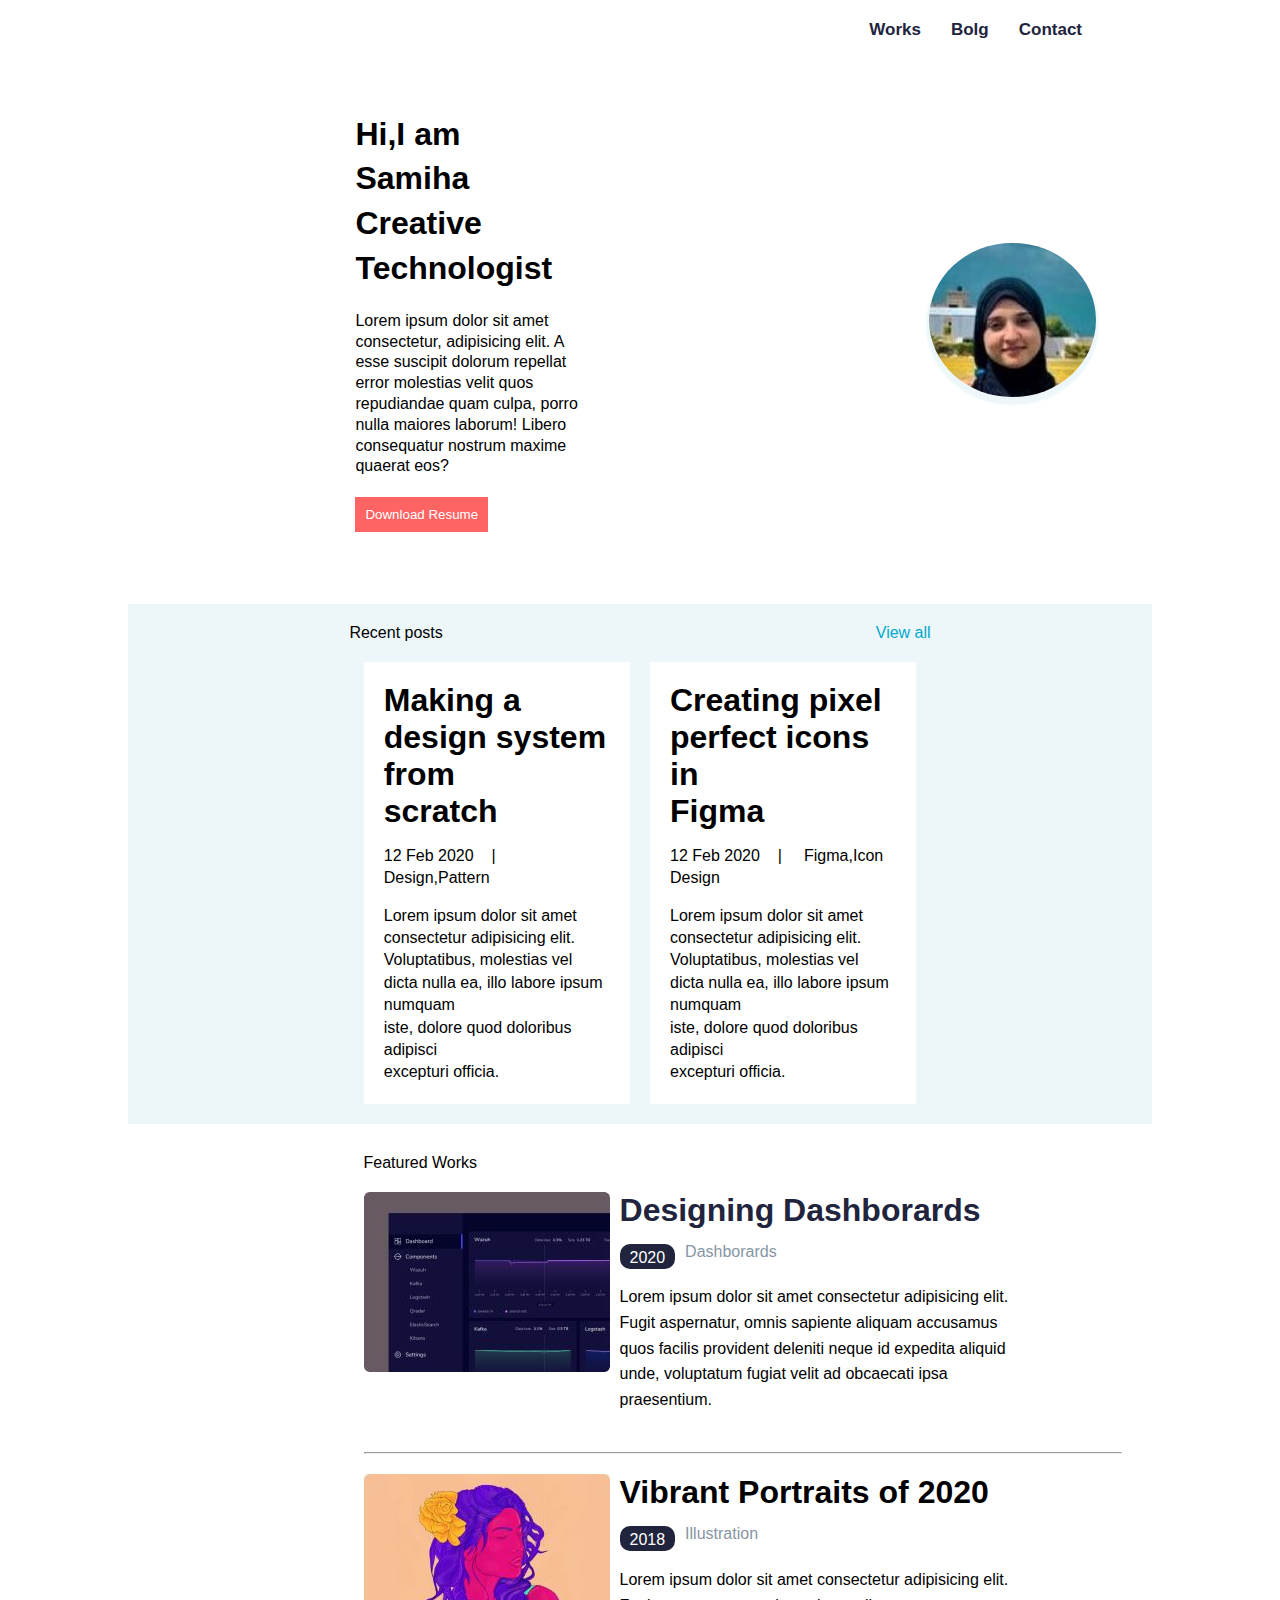
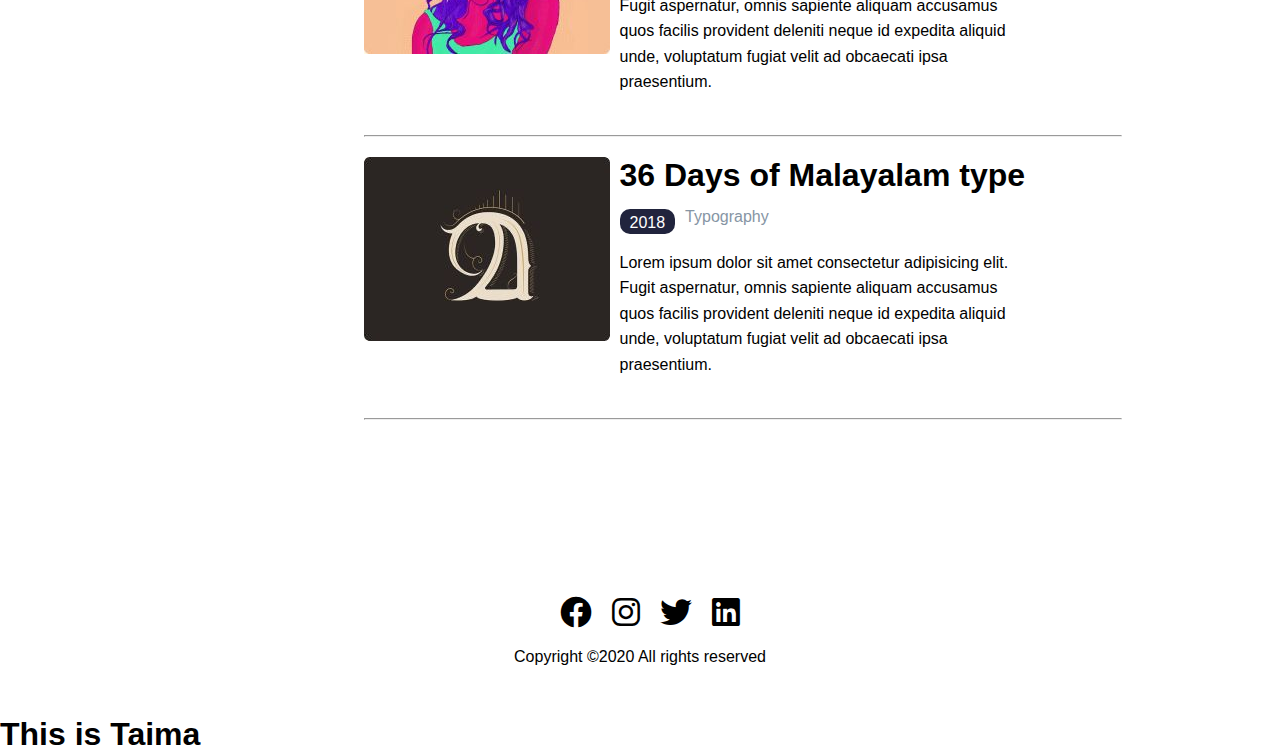
<file: index.html>
<!DOCTYPE html>
<html lang="en">

<head>
    <meta charset="UTF-8">
    <meta http-equiv="X-UA-Compatible" content="IE=edge">
    <meta name="viewport" content="width=device-width, initial-scale=1.0">
    <link rel="stylesheet" href="css/Home.css">
    <link rel="stylesheet" href="css/all.css">
    <title>Document</title>
</head>

<body>
    <div class="continer">
        <!-- start header -->
        <header>
            <nav>
                <ul>
                    <a href="works.html">
                        <li>
                            works
                        </li>

                    </a>
                    <a href="blog.html">
                        <li>
                            bolg
                        </li>

                    </a>
                    <a href="Home.html">
                        <li>
                            contact
                        </li>

                    </a>
                </ul>
            </nav>
        </header>
        <!-- end header -->
        <section>
            <div class="firstchild">
                <div class="left">
                    <h1>
                        Hi,I am Samiha <br>
                        Creative Technologist
                    </h1>
                    <p>
                        Lorem ipsum dolor sit amet consectetur, adipisicing elit. A esse suscipit dolorum repellat error
                        molestias velit quos repudiandae quam culpa, porro nulla maiores laborum! Libero consequatur
                        nostrum maxime quaerat eos?
                    </p>
                    <button>Download Resume</button>
                </div>

                <div class="right">
                    <img src="img/my_photo.jpg" alt="">

                </div>
            </div>

            <div class="secendchild">
                <div class="startdiv">
                    <p>Recent posts</p>
                    <span>
                        <p>View all</p>
                    </span>
                </div>
                <div class="enddiv">

                    <div class="child1">
                        <h1>
                            Making a design system from <br> scratch
                        </h1>
                        <p class="span">12 Feb 2020 <span style="color: white;">...</span>| <span
                                style="color: white;">...</span>
                            Design,Pattern</p>
                        <p>Lorem ipsum dolor sit amet consectetur adipisicing elit. Voluptatibus, molestias vel
                            dicta
                            nulla ea, illo labore ipsum numquam <br> iste, dolore quod doloribus
                            adipisci<br> excepturi officia.</p>
                    </div>

                    <div class="child1">
                        <h1>
                            Creating pixel perfect icons in <br> Figma
                        </h1>
                        <p class="span">12 Feb 2020 <span style="color: white;">...</span>| <span
                                style="color: white;">...</span>
                            Figma,Icon
                            Design</p>
                        <p>Lorem ipsum dolor sit amet consectetur adipisicing elit. Voluptatibus, molestias vel
                            dicta
                            nulla ea, illo labore ipsum numquam <br>iste, dolore quod doloribus
                            adipisci <br>excepturi officia.</p>
                    </div>
                </div>
            </div>
            <div class="lastdiv">
                <div class="title">
                    <p> Featured Works</p>
                </div>
                <div class="severaldiv">
                    <div class="leftsev">
                        <img src="img/IMG-20230412-WA0001.jpg" alt="">
                    </div>
                    <div class="rightseve">
                        <h1>
                            <a href="workdetail.html" title="Go to Works Detail">Designing Dashborards</a>
                        </h1>
                        <div class="centerdiv">
                            <span>2020</span>
                            <p>Dashborards</p>
                        </div>
                            <p>Lorem ipsum dolor sit amet consectetur adipisicing elit. Fugit aspernatur, omnis sapiente
                                aliquam accusamus quos facilis provident deleniti neque id expedita aliquid unde,
                                voluptatum fugiat velit ad obcaecati ipsa praesentium.</p>
                        
                    </div>
                </div>
                <hr>


                <div class="severaldiv">
                    <div class="leftsev">
                        <img src="img/IMG-20230412-WA0000.jpg" alt="">
                    </div>
                    <div class="rightseve">
                        <h1>
                            Vibrant Portraits of 2020
                        </h1>
                        <div class="centerdiv">
                            <span>2018</span>
                            <p>Illustration</p> 
                        </div>
                            <p>Lorem ipsum dolor sit amet consectetur adipisicing elit. Fugit aspernatur, omnis
                                sapiente aliquam accusamus quos facilis provident deleniti neque id expedita
                                aliquid unde, voluptatum fugiat velit ad obcaecati ipsa praesentium.</p>
                       
                    </div>
                </div>
                <hr>



                <div class="severaldiv">
                    <div class="leftsev">
                        <img src="img/IMG-20230412-WA0002.jpg" alt="">
                    </div>
                    <div class="rightseve">
                        <h1>
                            36 Days of Malayalam type
                        </h1>
                        <div class="centerdiv">
                            <span>2018</span>
                            <p>Typography</p>
                        </div>
                            <p>Lorem ipsum dolor sit amet consectetur adipisicing elit. Fugit
                                aspernatur, omnis sapiente aliquam accusamus quos facilis provident
                                deleniti neque id expedita aliquid unde, voluptatum fugiat velit ad
                                obcaecati ipsa praesentium.</p>
                        
                    </div>
                </div>
                <hr>
        </section>
    </div>
      <footer>
                    <div>
                        <i class="fa-brands fa-facebook"></i>
                        <i class="fa-brands fa-instagram"></i>
                        <i class="fa-brands fa-twitter"></i>
                        <i class="fa-brands fa-linkedin"></i>
                    </div>
                    <p>Copyright ©2020 All rights reserved </p>
                </footer>

                <h1>This is Taima</h1>
</body>

</html>
</file>
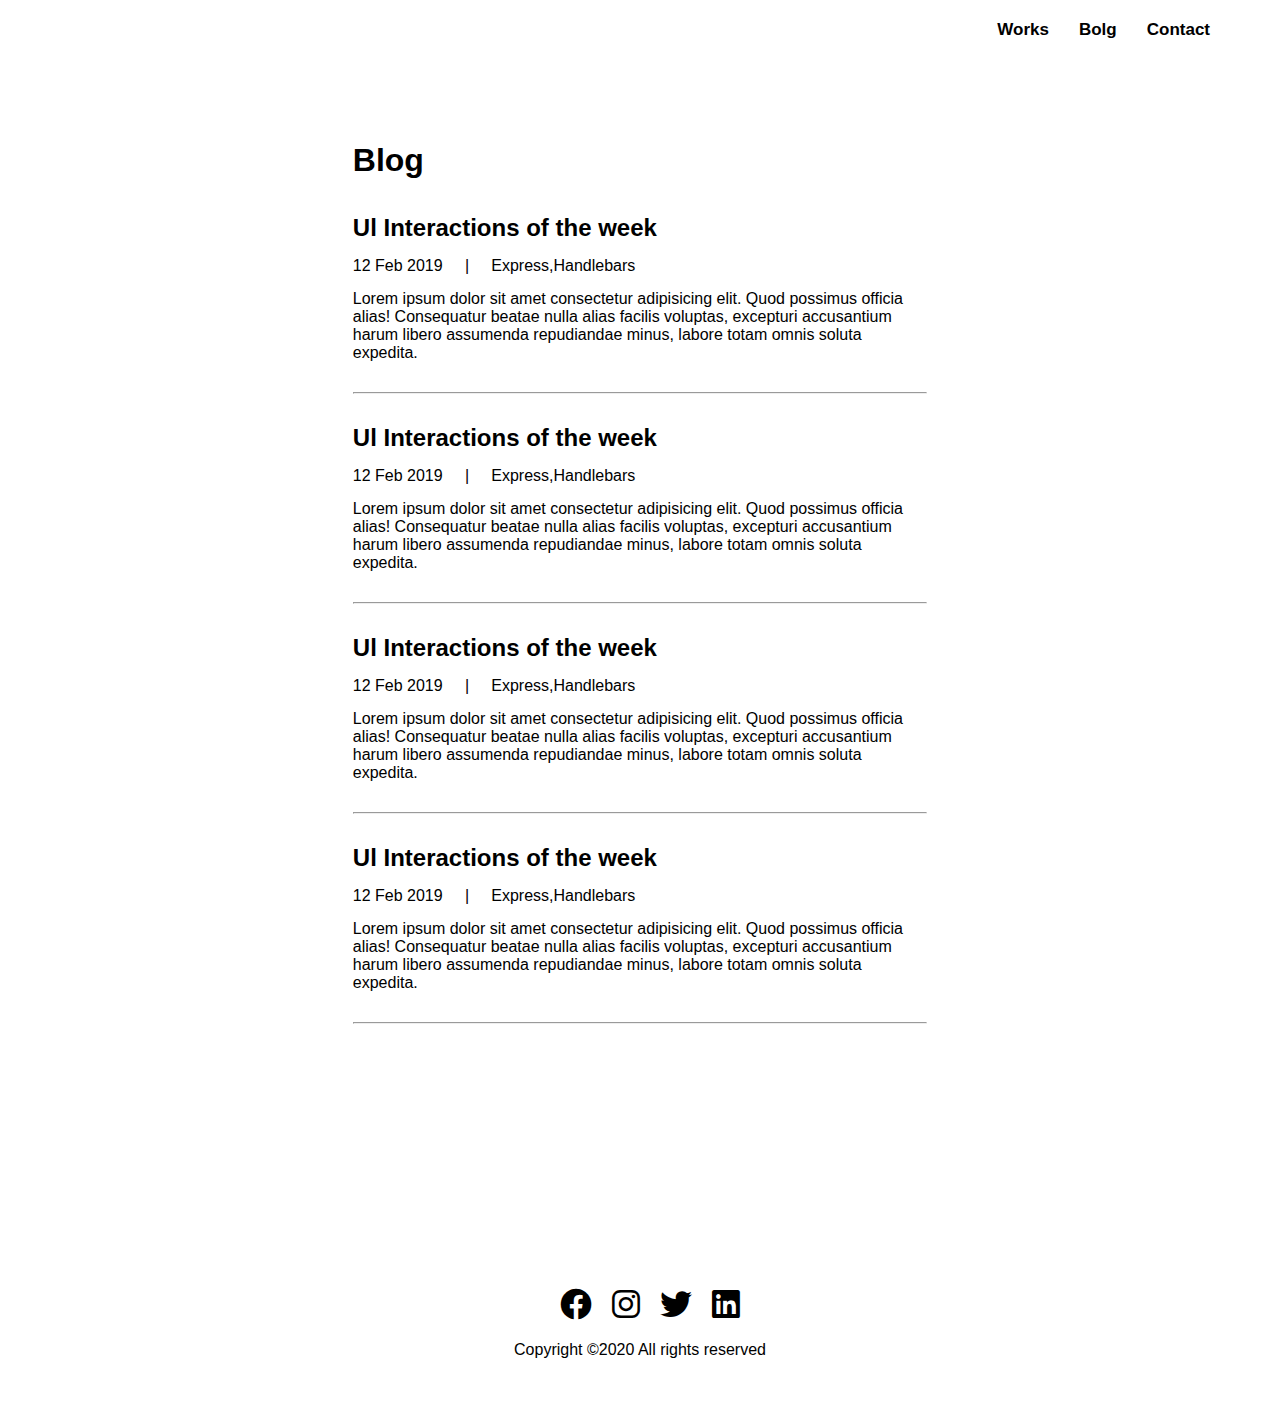
<file: blog.html>
<!DOCTYPE html>
<html lang="en">
<head>
    <meta charset="UTF-8">
    <meta http-equiv="X-UA-Compatible" content="IE=edge">
    <meta name="viewport" content="width=device-width, initial-scale=1.0">
    <link rel="stylesheet" href="css/blog.css">
    <link rel="stylesheet" href="css/all.css">
    <title>Document</title>
</head>
<body>
  <!-- start header -->

  <header>
    <nav>
        <ul>
            <a href="works.html">
                <li>
                    works
                </li>

            </a>
            <a href="blog.html">
                <li>
                    bolg
                </li>

            </a>
            <a href="Home.html">
                <li>
                    contact
                </li>

            </a>
        </ul>
    </nav>
</header>
<!-- end header --> 



<div class="continer">

<main>
    <h1>
        Blog
    </h1>
    <div class="maindivv">
        <h2>
            Ul Interactions of the week
        </h2>
        <p class="p1" >12 Feb 2019<span style="color: white;"> ...</span> | <span style="color: white;"> ...</span> Express,Handlebars</p>
        <p class="p2">Lorem ipsum dolor sit amet consectetur adipisicing elit. Quod possimus officia alias! Consequatur beatae
            nulla alias facilis voluptas, excepturi accusantium harum libero assumenda repudiandae minus, labore
            totam omnis soluta expedita.</p>
        <hr>
    </div>


   
    <div class="maindivv">
        <h2>
            Ul Interactions of the week
        </h2>
        <p class="p1" >12 Feb 2019<span style="color: white;"> ...</span> | <span style="color: white;"> ...</span> Express,Handlebars</p>
        <p class="p2">Lorem ipsum dolor sit amet consectetur adipisicing elit. Quod possimus officia alias! Consequatur beatae
            nulla alias facilis voluptas, excepturi accusantium harum libero assumenda repudiandae minus, labore
            totam omnis soluta expedita.</p>
        <hr>
    </div>


    
    <div class="maindivv">
        <h2>
            Ul Interactions of the week
        </h2>
        <p class="p1" >12 Feb 2019<span style="color: white;"> ...</span> | <span style="color: white;"> ...</span> Express,Handlebars</p>
        <p class="p2">Lorem ipsum dolor sit amet consectetur adipisicing elit. Quod possimus officia alias! Consequatur beatae
            nulla alias facilis voluptas, excepturi accusantium harum libero assumenda repudiandae minus, labore
            totam omnis soluta expedita.</p>
        <hr>
    </div>



    <div class="maindivv">
        <h2>
            Ul Interactions of the week
        </h2>
        <p class="p1" >12 Feb 2019<span style="color: white;"> ...</span> | <span style="color: white;"> ...</span> Express,Handlebars</p>
        <p class="p2">Lorem ipsum dolor sit amet consectetur adipisicing elit. Quod possimus officia alias! Consequatur beatae
            nulla alias facilis voluptas, excepturi accusantium harum libero assumenda repudiandae minus, labore
            totam omnis soluta expedita.</p>
        <hr>
    </div>
</main>
</div>
<footer>
    <div>
        <i class="fa-brands fa-facebook"></i>
        <i class="fa-brands fa-instagram"></i>
        <i class="fa-brands fa-twitter"></i>
        <i class="fa-brands fa-linkedin"></i>
    </div>
    <p>Copyright ©2020 All rights reserved </p>
</footer>
</body>





















</body>
</html>
</file>
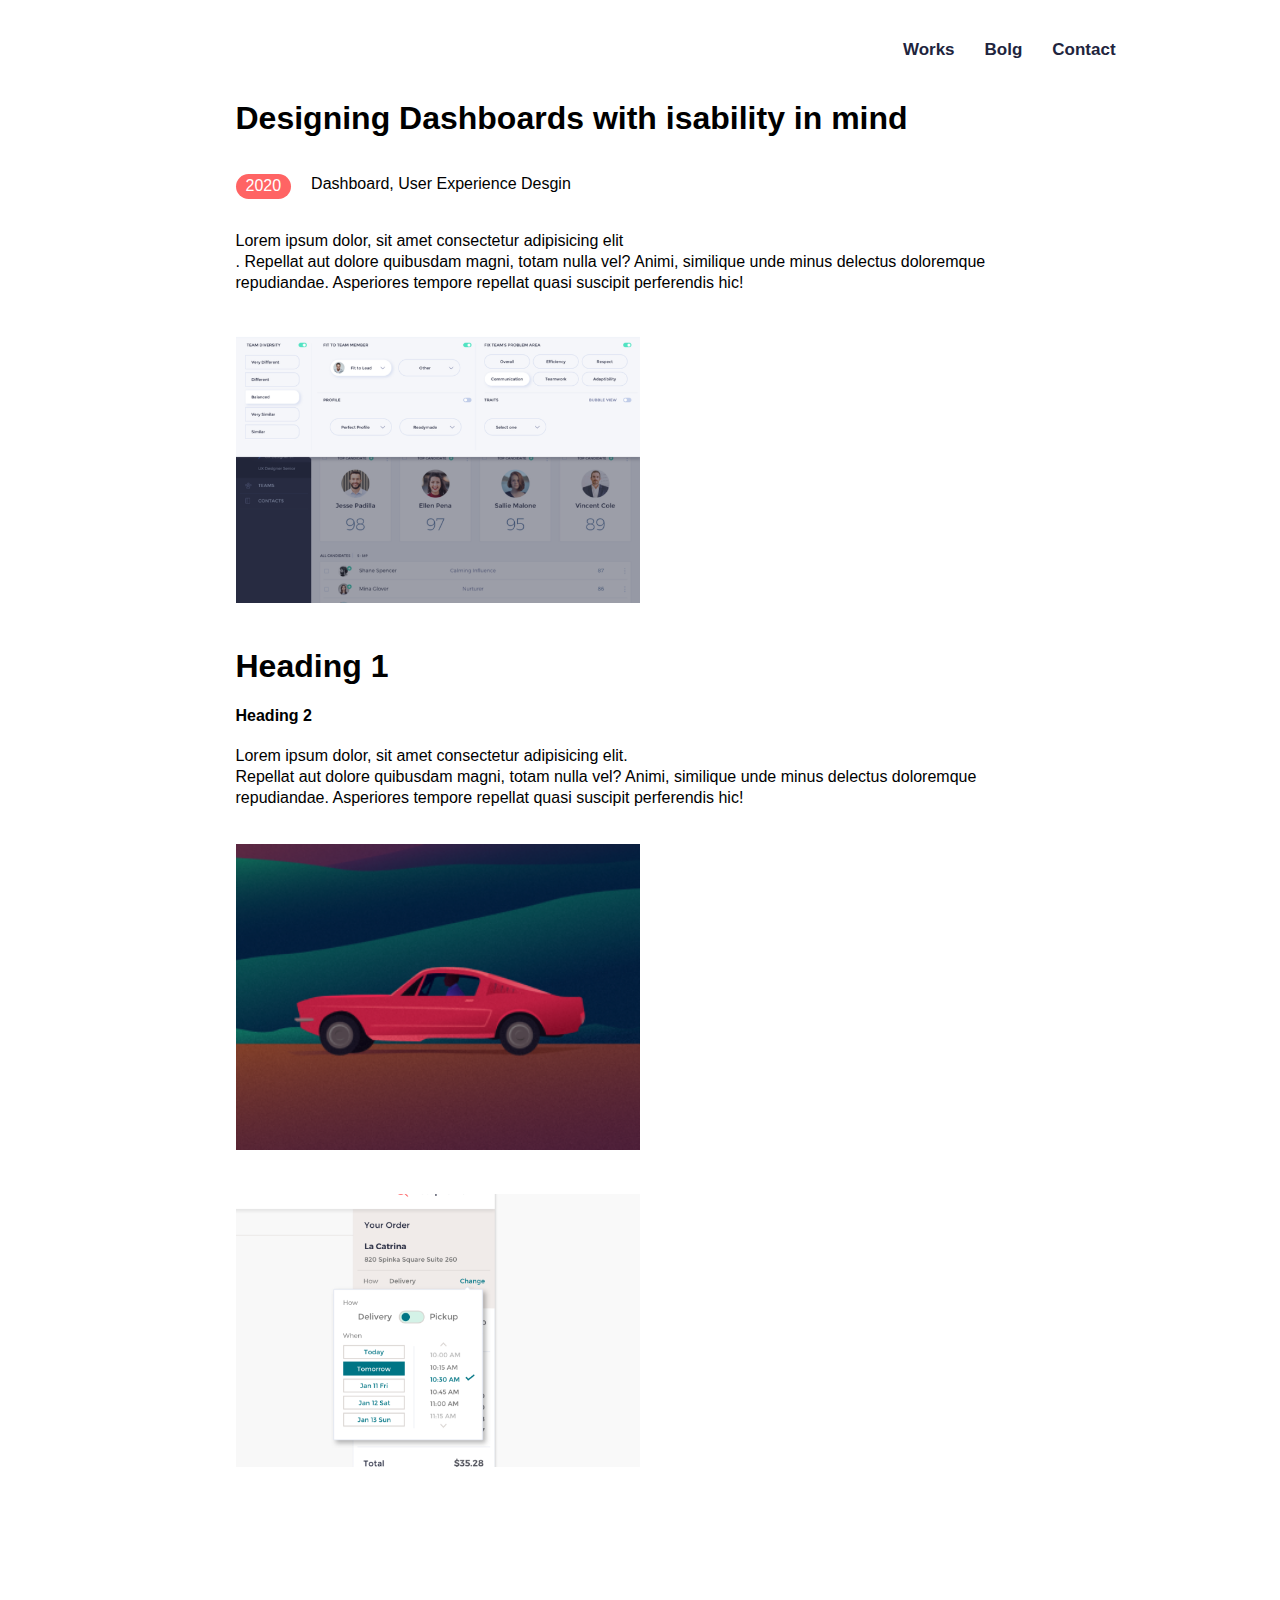
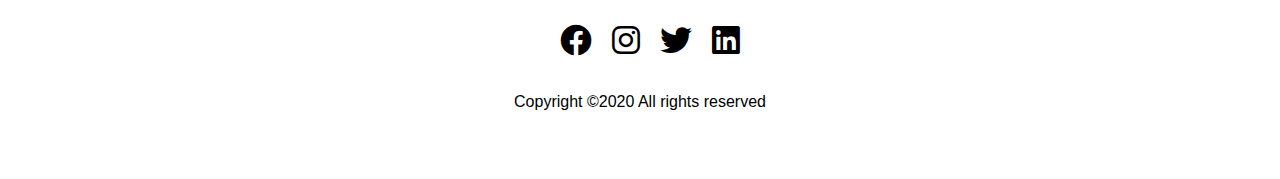
<file: workdetail.html>
<!DOCTYPE html>
<html lang="en">

<head>
    <meta charset="UTF-8">
    <meta http-equiv="X-UA-Compatible" content="IE=edge">
    <meta name="viewport" content="width=device-width, initial-scale=1.0">
    <link rel="stylesheet" href="css/wokedet.css">
    <link rel="stylesheet" href="css/all.css">
    <title>Document</title>
</head>

<body>
    <div class="continer">
        <!-- start header -->
        <header>
            <nav>
                <ul>
                    <a href="works.html">
                        <li>
                            works
                        </li>

                    </a>
                    <a href="blog.html">
                        <li>
                            bolg
                        </li>

                    </a>
                    <a href="Home.html">
                        <li>
                            contact
                        </li>

                    </a>
                </ul>
            </nav>
        </header>
        <!-- end header -->
    <div class="continer">
    <section>
        <h1>Designing Dashboards with isability in mind</h1>
        <div class="centerdiv">
            <div class="perentdiv">

            
           <p class="years">2020</p>
            <p> Dashboard, User Experience Desgin</p>
        </div>
            <p>Lorem ipsum dolor, sit amet consectetur adipisicing elit<br>. Repellat aut dolore quibusdam magni, totam
                nulla vel? Animi, similique unde minus delectus doloremque repudiandae. Asperiores tempore repellat
                quasi suscipit perferendis hic!</p>
            <img src="img/Rectangle 4 - Copy.png" alt="">
            <h1>
                Heading 1
            </h1>
            <h4>
                Heading 2
            </h4>
            <p>Lorem ipsum dolor, sit amet consectetur adipisicing elit. <br> Repellat aut dolore quibusdam magni, totam
                nulla vel? Animi, similique unde minus delectus doloremque repudiandae. Asperiores tempore repellat
                quasi suscipit perferendis hic!</p>
            <img src="img/Rectangle 5 - Copy.png" alt="">
            <img src="img/Rectangle 4@2x.png" alt="">

        </div>
    </section>
</div>
    <footer>
        <div>
            <i class="fa-brands fa-facebook"></i>
            <i class="fa-brands fa-instagram"></i>
            <i class="fa-brands fa-twitter"></i>
            <i class="fa-brands fa-linkedin"></i>
        </div>
        <p>Copyright ©2020 All rights reserved </p>
    </footer>
</body>

</html>
</file>
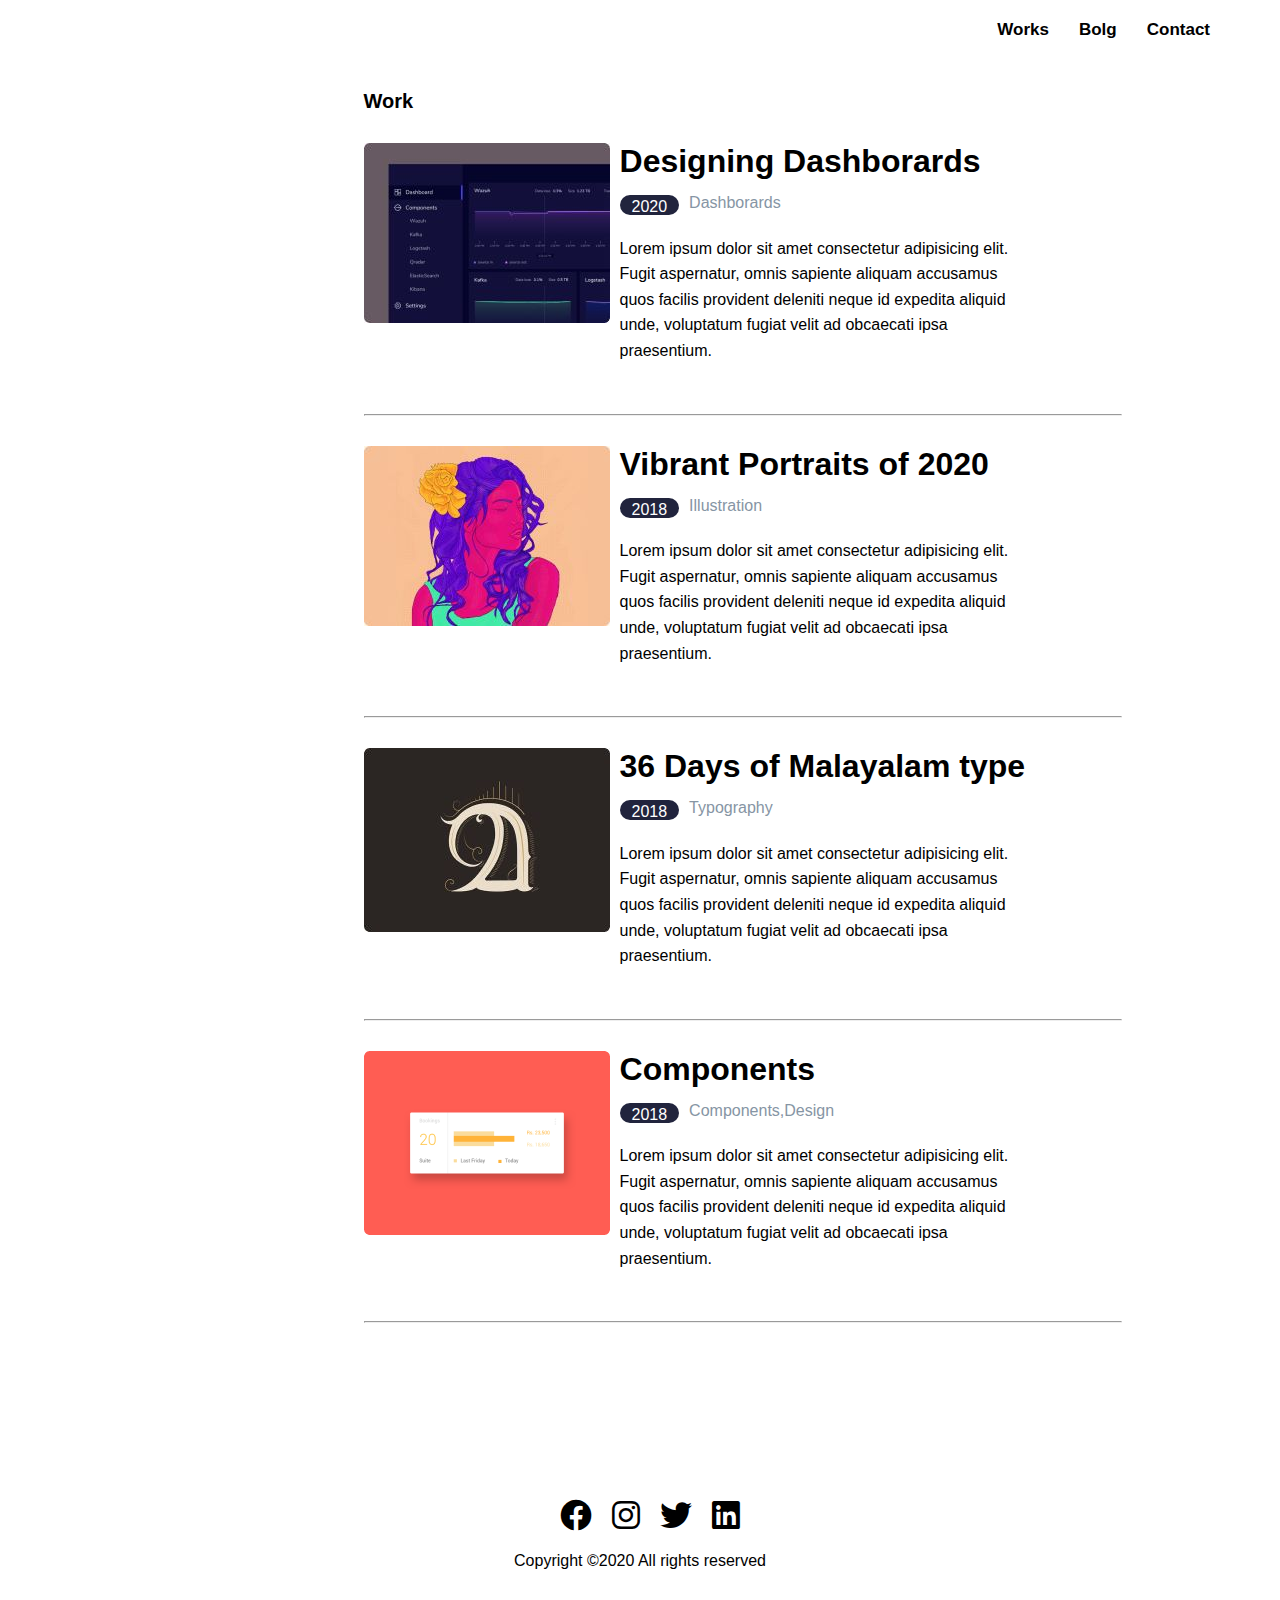
<file: works.html>
<!DOCTYPE html>
<html lang="en">
<head>
    <meta charset="UTF-8">
    <meta http-equiv="X-UA-Compatible" content="IE=edge">
    <meta name="viewport" content="width=device-width, initial-scale=1.0">
    <link rel="stylesheet" href="css/works.css">
    <link rel="stylesheet" href="css/all.css">
    <title>Document</title>
</head>
<body>
    <!-- start header -->
    <header>
        <nav>
            <ul>
                <a href="works.html">
                    <li>
                        works
                    </li>

                </a>
                <a href="blog.html">
                    <li>
                        bolg
                    </li>

                </a>
                <a href="Home.html">
                    <li>
                        contact
                    </li>

                </a>
            </ul>
        </nav>
    </header>
    <!-- end header -->
<div class="continer">
    <section>

        <div class="lastdiv">
            <div class="title">
                <p>  Work</p>
            </div>
            <div class="severaldiv">
                <div class="leftsev">
                    <img src="img/IMG-20230412-WA0001.jpg" alt="">
                </div>
                <div class="rightseve">
                    <h1>
                        Designing Dashborards
                    </h1>
                    <div class="centerdiv">
                        <span>2020</span>
                        <p>Dashborards</p>
                    </div>
                        <p>Lorem ipsum dolor sit amet consectetur adipisicing elit. Fugit aspernatur, omnis sapiente
                            aliquam accusamus quos facilis provident deleniti neque id expedita aliquid unde,
                            voluptatum fugiat velit ad obcaecati ipsa praesentium.</p>
                    
                </div>
            </div>
            <hr>


            <div class="severaldiv">
                <div class="leftsev">
                    <img src="img/IMG-20230412-WA0000.jpg" alt="">
                </div>
                <div class="rightseve">
                    <h1>
                        Vibrant Portraits of 2020
                    </h1>
                    <div class="centerdiv">
                        <span>2018</span>
                        <p>Illustration</p> 
                    </div>
                        <p>Lorem ipsum dolor sit amet consectetur adipisicing elit. Fugit aspernatur, omnis
                            sapiente aliquam accusamus quos facilis provident deleniti neque id expedita
                            aliquid unde, voluptatum fugiat velit ad obcaecati ipsa praesentium.</p>
                   
                </div>
            </div>
            <hr>



            <div class="severaldiv">
                <div class="leftsev">
                    <img src="img/IMG-20230412-WA0002.jpg" alt="">
                </div>
                <div class="rightseve">
                    <h1>
                        36 Days of Malayalam type
                    </h1>
                    <div class="centerdiv">
                        <span>2018</span>
                        <p>Typography</p>
                    </div>
                        <p>Lorem ipsum dolor sit amet consectetur adipisicing elit. Fugit
                            aspernatur, omnis sapiente aliquam accusamus quos facilis provident
                            deleniti neque id expedita aliquid unde, voluptatum fugiat velit ad
                            obcaecati ipsa praesentium.</p>
                    
                </div>
            </div>
            <hr>

            <div class="severaldiv">
                <div class="leftsev">
                    <img src="img/Rectangle 40.png" alt="" ">
                </div>
                <div class="rightseve">
                    <h1>
                       Components
                    </h1>
                    <div class="centerdiv">
                        <span>2018</span>
                        <p>Components,Design</p>
                    </div>
                        <p>Lorem ipsum dolor sit amet consectetur adipisicing elit. Fugit
                            aspernatur, omnis sapiente aliquam accusamus quos facilis provident
                            deleniti neque id expedita aliquid unde, voluptatum fugiat velit ad
                            obcaecati ipsa praesentium.</p>
                    
                </div>
            </div>
            <hr>




    </section>
</div>
    <footer>
        <div>
            <i class="fa-brands fa-facebook"></i>
            <i class="fa-brands fa-instagram"></i>
            <i class="fa-brands fa-twitter"></i>
            <i class="fa-brands fa-linkedin"></i>
        </div>
        <p>Copyright ©2020 All rights reserved </p>
    </footer>
</body>
</html>
</file>
<file: css/Home.css>
:root {
    --maincolor: #FF6464;
}



* {
    box-sizing: border-box;
    margin: 0;
    padding: 0;
    font-family: 'Heebo', sans-serif;
}

.continer {
    width: 100%;
    height: 100%;
    padding: 0 10%;

}

header {
    margin: 20px 40px;


}

header nav a {
    text-decoration: none;

}

header nav ul {
    display: flex;
    justify-content: flex-end;
    list-style-type: none;


}

header nav ul li {
    padding-right: 30px;
    font-weight: bold;
    text-transform: capitalize;
    font-size: 17px;
    color: #21243D;
}

header nav ul li:hover {
    color: var(--maincolor);
}

.firstchild {
    display: flex;
    justify-content: center;
    align-items: center;
    gap: 20%;
    margin: 7% 0;

}

.firstchild .left {
    width: 50%;
    padding: 0 14%;


}

.firstchild .left p {
    
    padding-top: 20px;
    padding-bottom: 20px;
    line-height: 1.3;
}

.firstchild .left h1 {
    line-height: 1.4;
}

.firstchild .left button {
    background-color: var(--maincolor);
    border: none;
    padding: 10px;
    color: white;
}


.firstchild .right img {
    width: 120%;
    border-radius: 100%;
    box-shadow: 0px 5px 2px 3px #EDF7FA;

}

.secendchild {
    background-color: #EDF7FA;
    width: 100%;

}

.secendchild .startdiv {
    display: flex;
    justify-content: center;

    gap: 44%;
    padding: 20px;

}
.rightseve a{
    text-decoration: none;
    color: #21243D;
}

.rightseve a:hover{
    color: #ff6464;
}

.secendchild .startdiv span {
    color: #00A8CC;
}

.secendchild .enddiv {
    display: flex;
    justify-content: center;
    gap: 20px;
}

.secendchild .child1 {
    width: 26%;
    padding: 20px;
    background-color: #ffffff;
    margin-bottom: 20px;
}

.secendchild .child1 p {
    line-height: 1.4;
    padding-top: 15px;
}

.lastdiv {
    padding: 30px;
    padding-left: 23%;
}

.severaldiv {
    display: flex;
    padding-top: 20px;
    padding-bottom: 20px;
gap: 10PX;

}

.severaldiv p {
    padding-bottom: 20px;
    line-height: 1.6;
    width: 80%;
   
}
.severaldiv .centerdiv{
    display: flex;
    padding-top: 10px;
    width: 50%;
    
}
.severaldiv .centerdiv span{
    background-color: #21243D;
    color: white;
    margin-right: 10px;
    margin-top: 5px;
    border-radius: 10px;
    height: 25px;
    padding: 5px 10px;
    
}
.severaldiv .centerdiv p{
    color: #8695A4;
    padding-top: 0;
}
footer div{
    display: flex;
    padding-top: 5%;
    justify-content: center;

}
i{
    font-size: 199%;
    padding-bottom: 20px;
    padding-top: 83px;
    padding-left: 20px;
}
footer p{
    padding-bottom: 50px;
    text-align: center;
}
</file>
<file: css/blog.css>
:root {
    --maincolor: #ff6464;
}


.continer {
    width: 100%;
    height: 100%;
    padding: 0 10%;

}
* {
    box-sizing: border-box;
    margin: 0;
    padding: 0;
    font-family: 'Heebo', sans-serif;
}

.continer {
    width: 100%;
    height: 100%;

}

header {
    margin: 20px 40px;


}

header nav a {
    text-decoration: none;

}

header nav ul {
    display: flex;
    justify-content: flex-end;
    list-style-type: none;


}

header nav ul li {
    padding-right: 30px;
    font-weight: bold;
    text-transform: capitalize;
    font-size: 17px;
    color: black;
}

header nav ul li:hover {
    color: var(--maincolor);
}

main {
    margin: 10% 20%;
}

.maindivv {
    padding: 15px 20px;
}

main h1 {
    padding-left: 20px;
    padding-bottom: 20px;
}

.maindivv .p1 {
    padding: 15px 0;
}

.maindivv .p2 {
    padding-bottom: 30px;
}
footer div{
    display: flex;
    padding-top: 5%;
    justify-content: center;

}
i{
    font-size: 199%;
    padding-bottom: 20px;
    padding-top: 83px;
    padding-left: 20px;
}
footer p{
    padding-bottom: 50px;
    text-align: center;
}
</file>
<file: css/wokedet.css>
* {
    box-sizing: border-box;

    font-family: 'Heebo', sans-serif;
}

:root {
    --maincolor: #ff6464;
}

.continer {
    width: 100%;
    height: 100%;
    padding: 0 10%;

}

header {
    margin: 40px 0;

}

header nav a {
    text-decoration: none;

}

header nav ul {
    display: flex;
    justify-content: flex-end;
    list-style-type: none;


}

header nav ul li {
    padding-right: 30px;
    font-weight: bold;
    text-transform: capitalize;
    font-size: 17px;
    color: #21243D;
}

header nav ul li:hover {
    color: var(--maincolor);
}

.continer p {
    line-height: 1.3;
}

.perentdiv {
    display: flex;

    gap: 20px;
}

.perentdiv .years {
    background-color: #ff6464;
    border-radius: 20px;
    padding:2px 10px;
    color: white;


}



footer div {
    display: flex;
    padding-top: 5%;
    justify-content: center;

}

i {
    font-size: 199%;
    padding-bottom: 20px;
    padding-top: 83px;
    padding-left: 20px;
}

footer p {
    padding-bottom: 50px;
    text-align: center;
}

img {
    width: 50%;
    padding: 20px 0;
}
</file>
<file: css/works.css>
:root {
    --maincolor: #ff6464;
}
.continer {
    width: 100%;
    height: 100%;
    padding: 0 10%;

}

* {
    box-sizing: border-box;
    margin: 0;
    padding: 0;
    font-family: 'Heebo', sans-serif;
}

.continer {
    width: 100%;
    height: 100%;

}

header {
    margin: 20px 40px;


}

header nav a {
    text-decoration: none;

}

header nav ul {
    display: flex;
    justify-content: flex-end;
    list-style-type: none;


}

header nav ul li {
    padding-right: 30px;
    font-weight: bold;
    text-transform: capitalize;
    font-size: 17px;
    color: black;
}

header nav ul li:hover {
    color: var(--maincolor);
}




.lastdiv {
    padding: 30px;
    padding-left: 23%;
}

.severaldiv {
    display: flex;
    padding-top: 20px;
gap: 10PX;

}

.severaldiv p {
    padding-bottom: 20px;
    line-height: 1.6;
    width: 80%;
   
}
.severaldiv .centerdiv{
    display: flex;
    padding-top: 10px;
    width: 50%;
    
}
.severaldiv .centerdiv span{
    background-color: #21243D;
    color: white;
    margin-right: 10px;
    margin-top: 5px;
    border-radius: 10px;
    height: 20px;
    padding: 12px;
    padding-top: 3px;
}
.severaldiv .centerdiv p{
    color: #8695A4;
    padding-top: 0;
}
.severaldiv {
   padding: 30px 0;
}
.title p{
    font-weight: bold;
    font-size: 20px;
}
footer div{
    display: flex;
    padding-top: 5%;
    justify-content: center;

}
i{
    font-size: 199%;
    padding-bottom: 20px;
    padding-top: 83px;
    padding-left: 20px;
}
footer p{
    padding-bottom: 50px;
    text-align: center;
}
</file>
